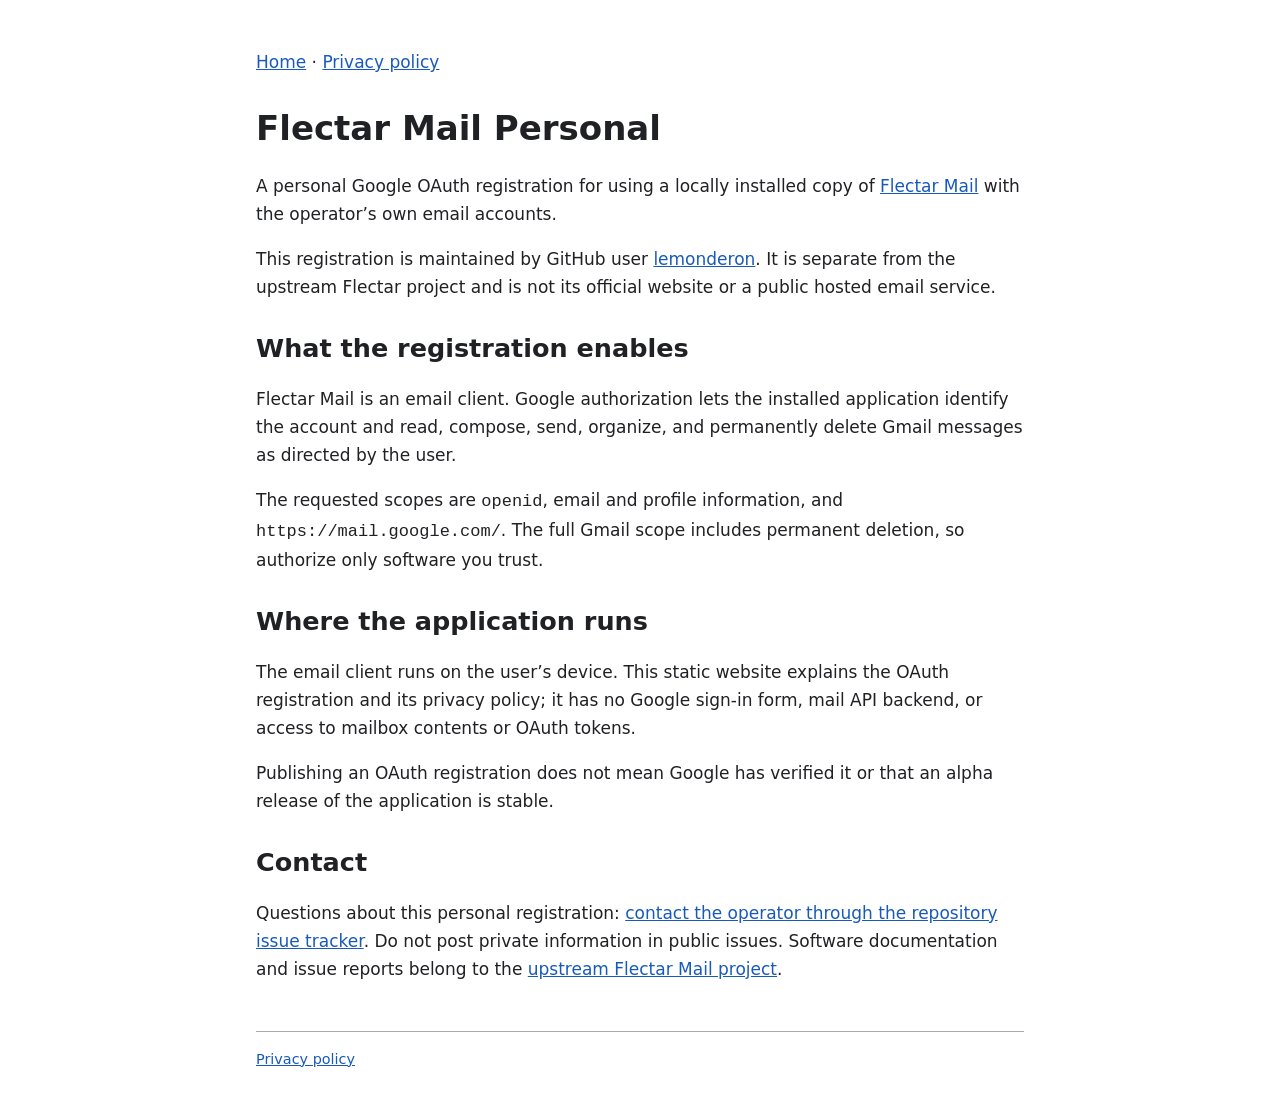
<file: index.html>
<!doctype html>
<html lang="en"><head><meta charset="utf-8"><meta name="viewport" content="width=device-width,initial-scale=1"><title>Flectar Mail Personal</title><meta name="description" content="Personal OAuth configuration for a local Flectar Mail installation."><meta name="google-site-verification" content="1T_k_StmHsa1BqiahKRyD4cr04wi2qQVtu-dHE7WC5s" /><link rel="stylesheet" href="style.css"></head><body>
<nav><a href="index.html">Home</a> · <a href="privacy.html">Privacy policy</a></nav>
<main><h1>Flectar Mail Personal</h1>
<p>A personal Google OAuth registration for using a locally installed copy of <a href="https://github.com/flectar/mail">Flectar Mail</a> with the operator’s own email accounts.</p>
<p>This registration is maintained by GitHub user <a href="https://github.com/lemonderon">lemonderon</a>. It is separate from the upstream Flectar project and is not its official website or a public hosted email service.</p>
<h2>What the registration enables</h2><p>Flectar Mail is an email client. Google authorization lets the installed application identify the account and read, compose, send, organize, and permanently delete Gmail messages as directed by the user.</p>
<p>The requested scopes are <code>openid</code>, email and profile information, and <code>https://mail.google.com/</code>. The full Gmail scope includes permanent deletion, so authorize only software you trust.</p>
<h2>Where the application runs</h2><p>The email client runs on the user’s device. This static website explains the OAuth registration and its privacy policy; it has no Google sign-in form, mail API backend, or access to mailbox contents or OAuth tokens.</p>
<p>Publishing an OAuth registration does not mean Google has verified it or that an alpha release of the application is stable.</p>
<h2>Contact</h2><p>Questions about this personal registration: <a href="https://github.com/lemonderon/flectar-mail-personal/issues">contact the operator through the repository issue tracker</a>. Do not post private information in public issues. Software documentation and issue reports belong to the <a href="https://github.com/flectar/mail">upstream Flectar Mail project</a>.</p></main>
<footer><a href="privacy.html">Privacy policy</a></footer></body></html>
</file>
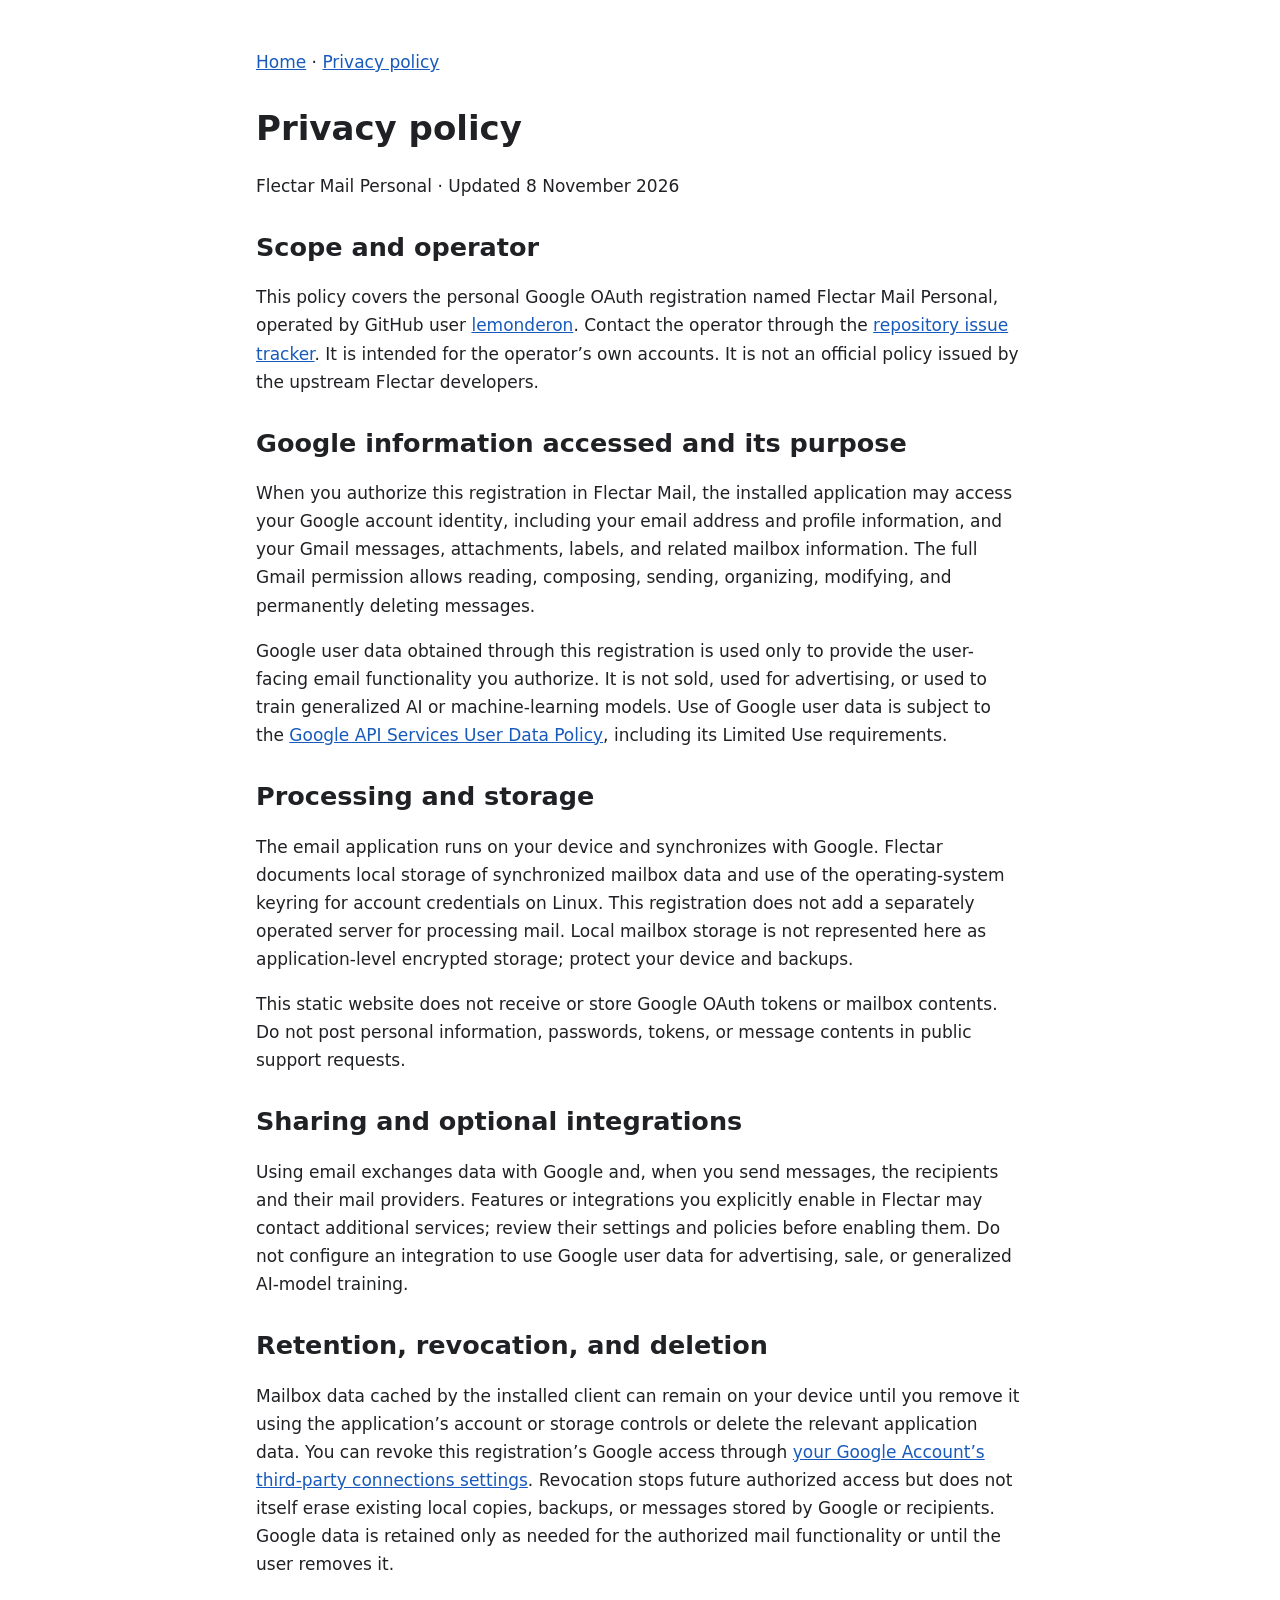
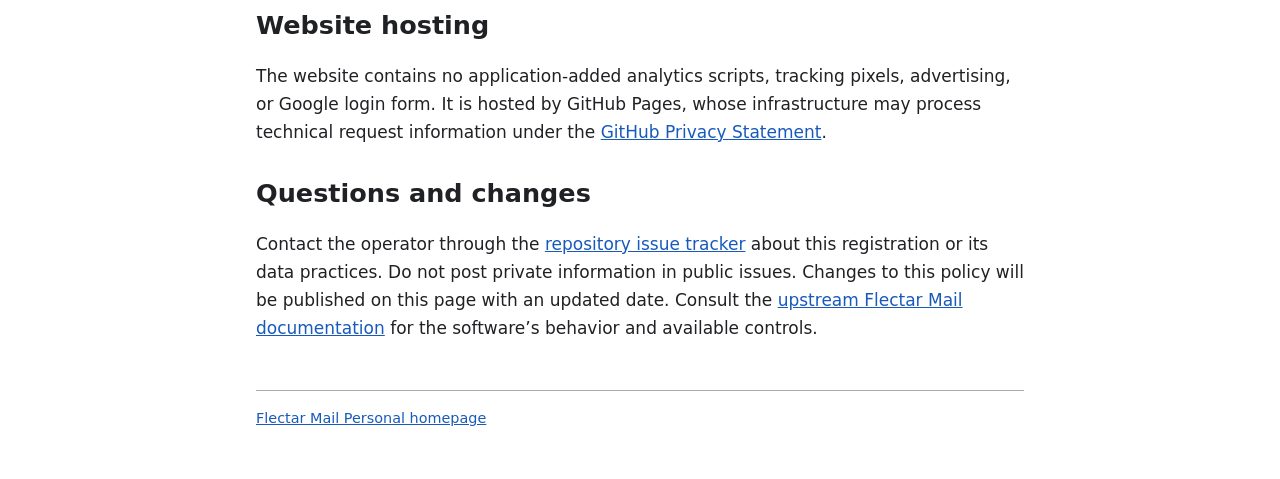
<file: privacy.html>
<!doctype html>
<html lang="en"><head><meta charset="utf-8"><meta name="viewport" content="width=device-width,initial-scale=1"><title>Privacy policy — Flectar Mail Personal</title><meta name="description" content="Privacy policy for the Flectar Mail Personal OAuth registration."><link rel="stylesheet" href="style.css"></head><body>
<nav><a href="index.html">Home</a> · <a href="privacy.html">Privacy policy</a></nav><main>
<h1>Privacy policy</h1><p>Flectar Mail Personal · Updated 8 November 2026</p>
<h2>Scope and operator</h2><p>This policy covers the personal Google OAuth registration named Flectar Mail Personal, operated by GitHub user <a href="https://github.com/lemonderon">lemonderon</a>. Contact the operator through the <a href="https://github.com/lemonderon/flectar-mail-personal/issues">repository issue tracker</a>. It is intended for the operator’s own accounts. It is not an official policy issued by the upstream Flectar developers.</p>
<h2>Google information accessed and its purpose</h2><p>When you authorize this registration in Flectar Mail, the installed application may access your Google account identity, including your email address and profile information, and your Gmail messages, attachments, labels, and related mailbox information. The full Gmail permission allows reading, composing, sending, organizing, modifying, and permanently deleting messages.</p><p>Google user data obtained through this registration is used only to provide the user-facing email functionality you authorize. It is not sold, used for advertising, or used to train generalized AI or machine-learning models. Use of Google user data is subject to the <a href="https://developers.google.com/terms/api-services-user-data-policy">Google API Services User Data Policy</a>, including its Limited Use requirements.</p>
<h2>Processing and storage</h2><p>The email application runs on your device and synchronizes with Google. Flectar documents local storage of synchronized mailbox data and use of the operating-system keyring for account credentials on Linux. This registration does not add a separately operated server for processing mail. Local mailbox storage is not represented here as application-level encrypted storage; protect your device and backups.</p><p>This static website does not receive or store Google OAuth tokens or mailbox contents. Do not post personal information, passwords, tokens, or message contents in public support requests.</p>
<h2>Sharing and optional integrations</h2><p>Using email exchanges data with Google and, when you send messages, the recipients and their mail providers. Features or integrations you explicitly enable in Flectar may contact additional services; review their settings and policies before enabling them. Do not configure an integration to use Google user data for advertising, sale, or generalized AI-model training.</p>
<h2>Retention, revocation, and deletion</h2><p>Mailbox data cached by the installed client can remain on your device until you remove it using the application’s account or storage controls or delete the relevant application data. You can revoke this registration’s Google access through <a href="https://myaccount.google.com/connections">your Google Account’s third-party connections settings</a>. Revocation stops future authorized access but does not itself erase existing local copies, backups, or messages stored by Google or recipients. Google data is retained only as needed for the authorized mail functionality or until the user removes it.</p>
<h2>Website hosting</h2><p>The website contains no application-added analytics scripts, tracking pixels, advertising, or Google login form. It is hosted by GitHub Pages, whose infrastructure may process technical request information under the <a href="https://docs.github.com/en/site-policy/privacy-policies/github-general-privacy-statement">GitHub Privacy Statement</a>.</p>
<h2>Questions and changes</h2><p>Contact the operator through the <a href="https://github.com/lemonderon/flectar-mail-personal/issues">repository issue tracker</a> about this registration or its data practices. Do not post private information in public issues. Changes to this policy will be published on this page with an updated date. Consult the <a href="https://github.com/flectar/mail">upstream Flectar Mail documentation</a> for the software’s behavior and available controls.</p>
</main><footer><a href="index.html">Flectar Mail Personal homepage</a></footer></body></html>
</file>
<file: style.css>
body{font:17px/1.65 system-ui,sans-serif;max-width:48rem;margin:3rem auto;padding:0 1.25rem;color:#202124;background:#fff}h1,h2{line-height:1.2}h2{margin-top:2rem}a{color:#185abc}nav{margin-bottom:2rem}footer{border-top:1px solid #aaa;margin-top:3rem;padding-top:1rem;font-size:.9rem}code{overflow-wrap:anywhere}@media(prefers-color-scheme:dark){body{color:#e8eaed;background:#202124}a{color:#8ab4f8}}
</file>
